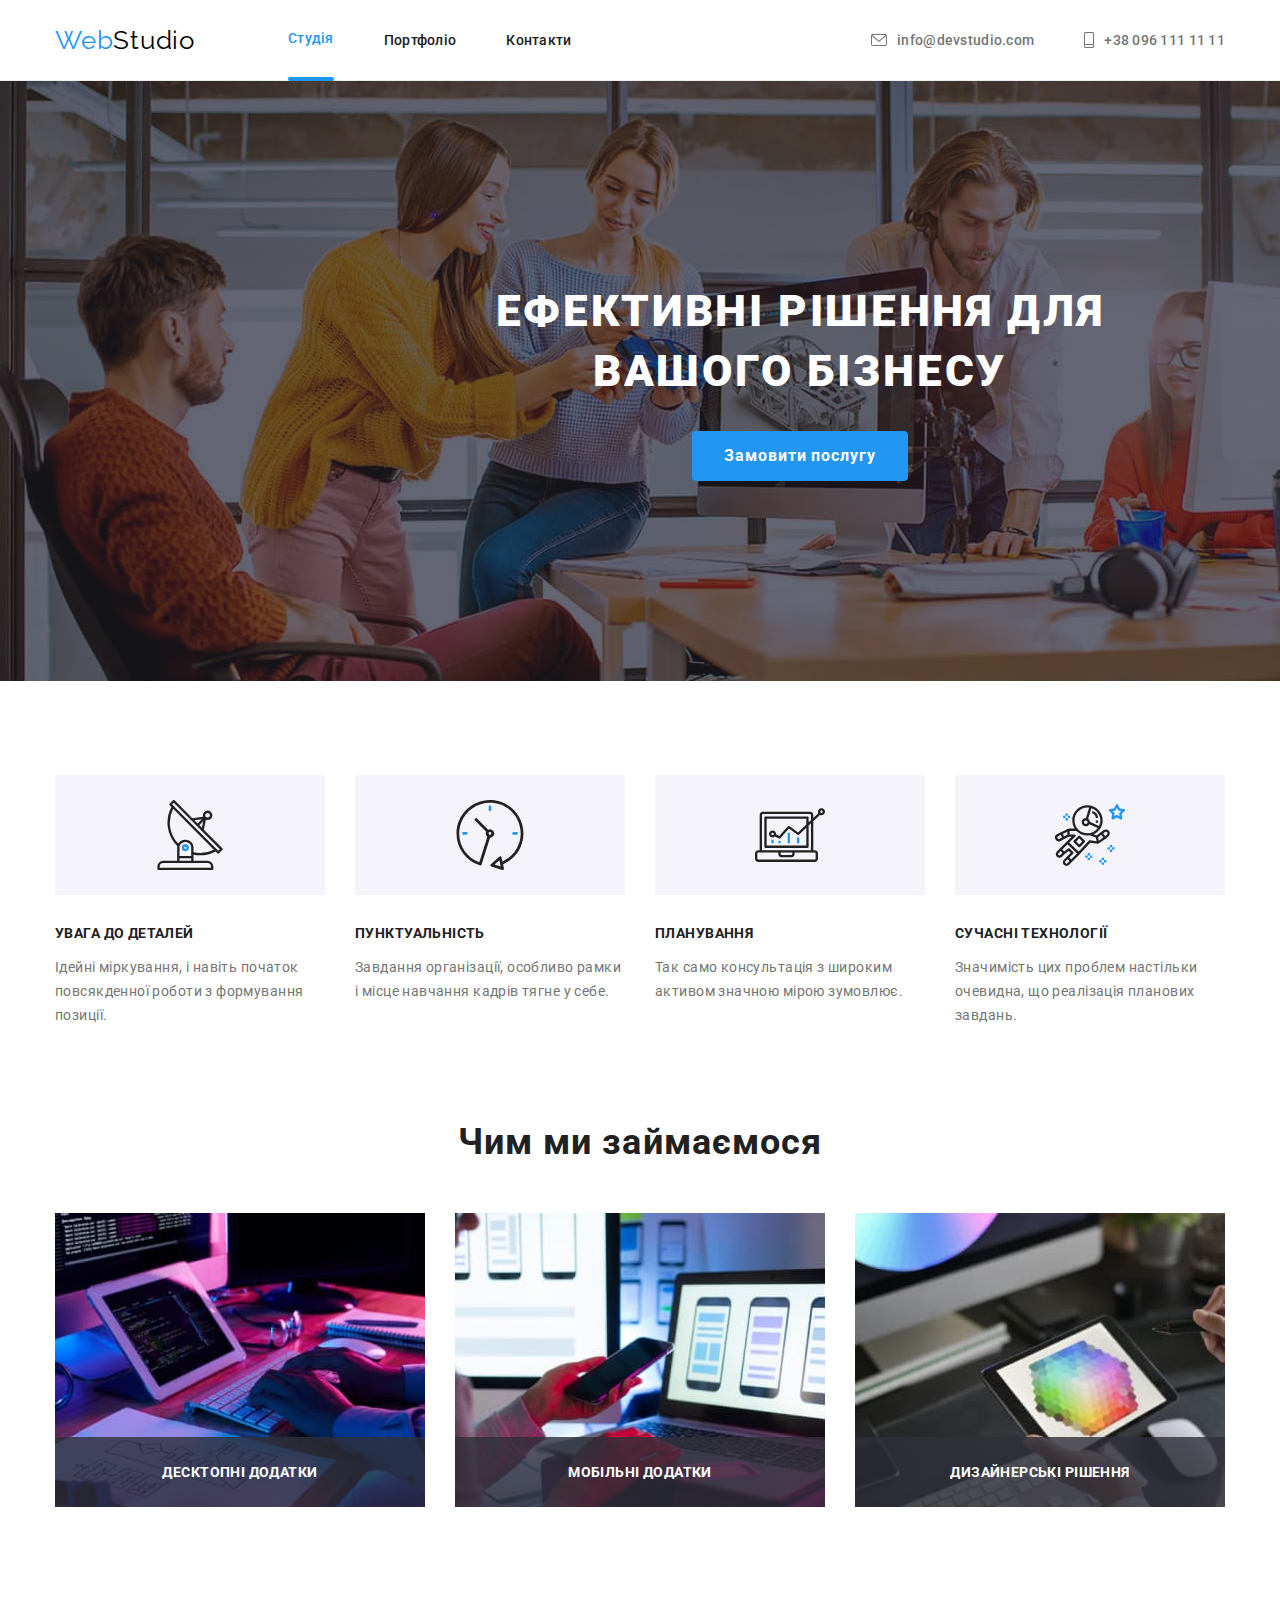
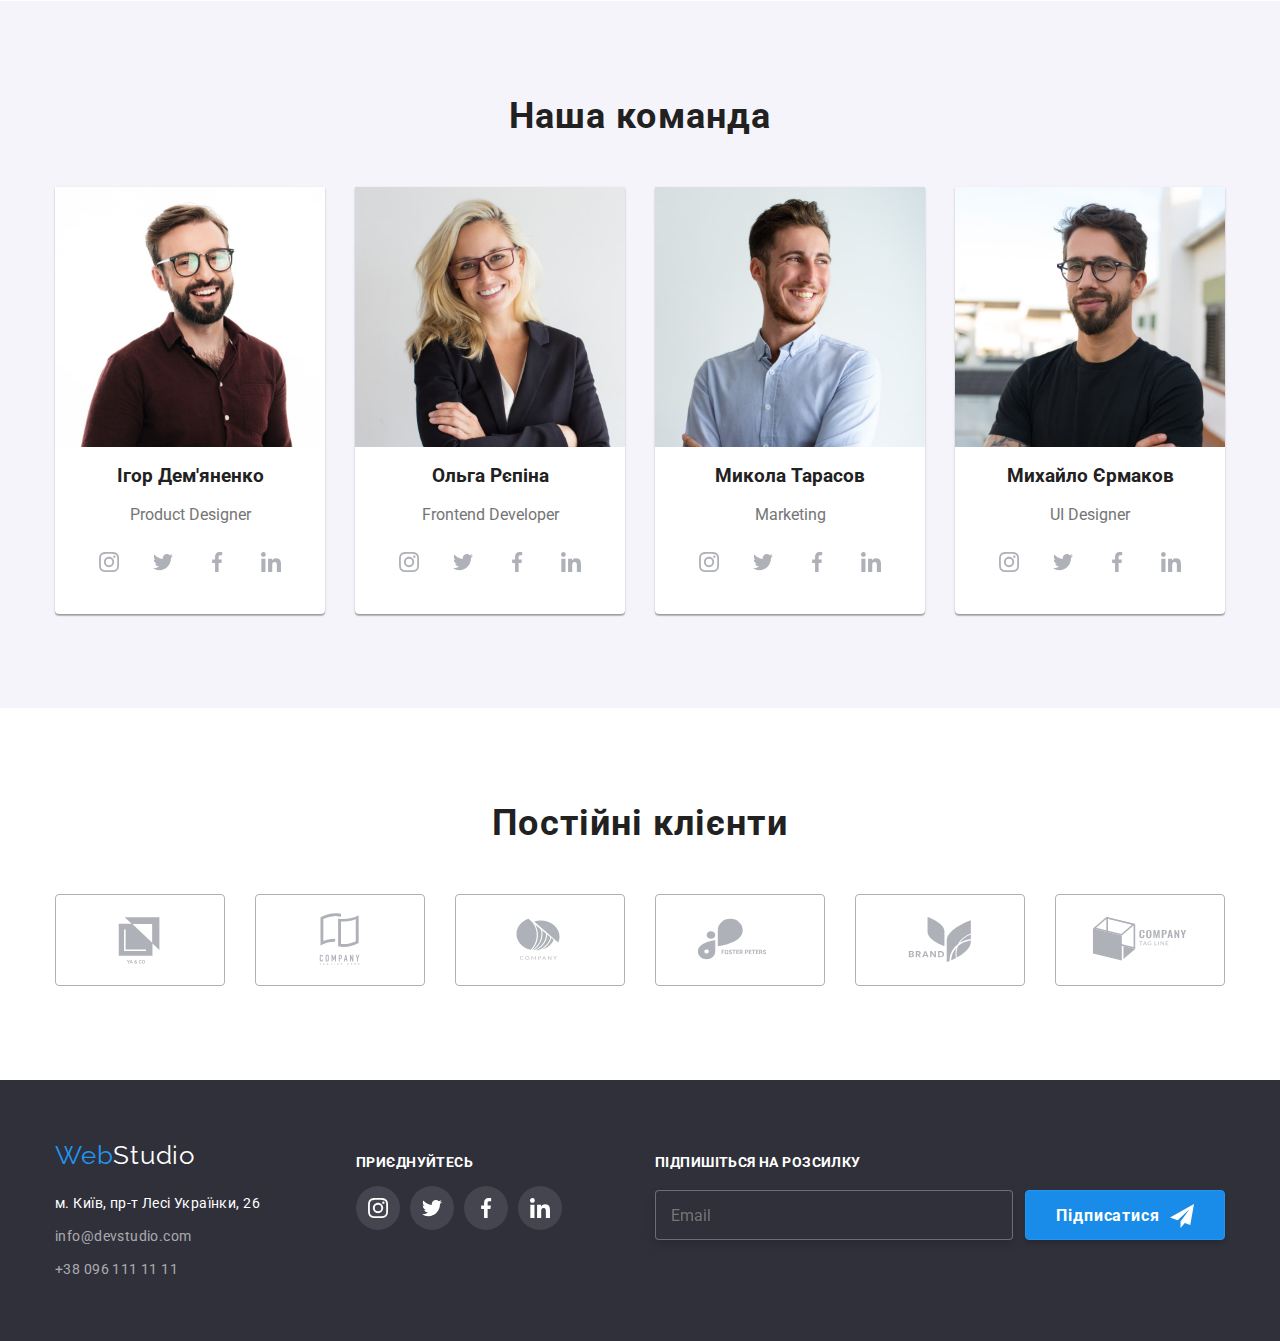
<file: index.html>
<!DOCTYPE html>
<html lang="en">
  <head>
    <meta charset="UTF-8" />
    <meta http-equiv="X-UA-Compatible" content="IE=edge" />
    <meta name="viewport" content="width=device-width, initial-scale=1.0" />
    <title>WebStudio</title>
    <link rel="stylesheet" href="./css/modern-normalize.css" />
    <link rel="stylesheet" href="./css/main.min.css" />
    <link rel="preconnect" href="https://fonts.googleapis.com" />
    <link rel="preconnect" href="https://fonts.gstatic.com" crossorigin />
    <link
      href="https://fonts.googleapis.com/css2?family=Montserrat:wght@400;700&family=Raleway:wght@700&family=Roboto:wght@400;500;700;900&display=swap"
      rel="stylesheet"
    />
  </head>
  <body>
    <!-- Шапка -->

    <header class="page_header">
      <div class="container page-header__container-header">
        <div class="page-header__logo logo">
          <a class="logo__studio-text decoration-link" href="./index.html">
            <span class="logo__text-web">Web</span>Studio</a
          >
        </div>
        <nav class="header-nav">
          <ul class="header-nav__list-nav decoration-point">
            <li class="header-nav__item">
              <a class="header-nav__link decoration-link current" href="./index.html">Студія</a>
            </li>
            <li class="header-nav__item">
              <a class="header-nav__link decoration-link" href="./portfolio.html">Портфоліо</a>
            </li>
            <li class="header-nav__item">
              <a class="header-nav__link decoration-link" href="">Контакти</a>
            </li>
          </ul>
        </nav>
        <ul class="list-contact decoration-point">
          <li class="list-contact__item">
            <a class="list-contact__link decoration-link" href="mailto:info@devstudio.com">
              <svg class="list-contact__icon-mail">
                <use href="./images/icons.svg#icon-envelope"></use>
              </svg>
              info@devstudio.com</a
            >
          </li>
          <li class="list-contact__item">
            <a class="list-contact__link decoration-link" href="tel:+380961111111">
              <svg class="list-contact__icon-smartphone">
                <use href="./images/icons.svg#icon-smartphone"></use>
              </svg>
              +38 096 111 11 11</a
            >
          </li>
        </ul>
      </div>
    </header>

    <!-- Контент -->

    <main>
      <!-- section hero -->
      <section class="section-hero">
        <div class="container section-hero__hero">
          <h1 class="section-hero__title-hero">
            ЕФЕКТИВНІ РІШЕННЯ ДЛЯ <br />
            ВАШОГО БІЗНЕСУ
          </h1>
          <button class="section-hero__button-hero" type="button" data-modal-open>
            Замовити послугу
          </button>
        </div>
      </section>

      <!-- section festures -->
      <section class="section-features">
        <div class="container">
          <h2 class="hiden">Особливості</h2>
          <ul class="list-features decoration-point">
            <li class="list-features__item">
              <div class="list-features__icon-position">
                <svg class="list-features__icon-antenna" width="70" height="70">
                  <use href="./images/icons.svg#icon-antenna"></use>
                </svg>
              </div>
              <h3 class="list-features__title-features">УВАГА ДО ДЕТАЛЕЙ</h3>
              <p class="list-features__paragraph-features">
                Ідейні міркування, і навіть початок повсякденної роботи з формування позиції.
              </p>
            </li>
            <li class="list-features__item">
              <div class="list-features__icon-position">
                <svg class="list-features__icon-clock" width="70" height="70">
                  <use href="./images/icons.svg#icon-clock"></use>
                </svg>
              </div>
              <h3 class="list-features__title-features">ПУНКТУАЛЬНІСТЬ</h3>
              <p class="list-features__paragraph-features">
                Завдання організації, особливо рамки і місце навчання кадрів тягне у себе.
              </p>
            </li>
            <li class="list-features__item">
              <div class="list-features__icon-position">
                <svg class="list-features__icon-diagram" width="70" height="70">
                  <use href="./images/icons.svg#icon-diagram"></use>
                </svg>
              </div>
              <h3 class="list-features__title-features">ПЛАНУВАННЯ</h3>
              <p class="list-features__paragraph-features">
                Так само консультація з широким активом значною мірою зумовлює.
              </p>
            </li>
            <li class="list-features__item">
              <div class="list-features__icon-position">
                <svg class="list-features__icon-astronaut" width="70" height="70">
                  <use href="./images/icons.svg#icon-astronaut"></use>
                </svg>
              </div>
              <h3 class="list-features__title-features">СУЧАСНІ ТЕХНОЛОГІЇ</h3>
              <p class="list-features__paragraph-features">
                Значимість цих проблем настільки очевидна, що реалізація планових завдань.
              </p>
            </li>
          </ul>
        </div>
      </section>

      <!-- section works -->
      <section class="section-works">
        <div class="container">
          <h2 class="title">Чим ми займаємося</h2>
          <ul class="section-works__list-works decoration-point">
            <li class="section-works__item-works">
              <img src="./img/writing-code.jpg" alt="написання коду" width="370" />
              <div class="section-works__thumb"><p>Десктопні додатки</p></div>
            </li>
            <li class="section-works__item-works">
              <img src="./img/design.jpg" alt="дизайн" />
              <div class="section-works__thumb"><p>Мобільні додатки</p></div>
            </li>
            <li class="section-works__item-works">
              <img src="./img/color-choice.jpg" alt="вибір кольору" />
              <div class="section-works__thumb"><p>Дизайнерські рішення</p></div>
            </li>
          </ul>
        </div>
      </section>

      <!-- section team -->
      <section class="section-team">
        <div class="container">
          <h2 class="title">Наша команда</h2>
          <ul class="section-team__list-team decoration-point">
            <li class="section-team__item-team">
              <img src="./img/Ihor-Demyanenko.jpg" alt="Ігор Дем'яненко" width="270" />
              <h3 class="section-team__title-team">Ігор Дем'яненко</h3>
              <p class="section-team__paragraph-team">Product Designer</p>
              <ul class="section-team__team-contacts decoration-point">
                <li class="">
                  <a class="section-team__icon-size" href="">
                    <svg class="section-team__icon-instagram" width="20" height="20">
                      <use href="./images/icons.svg#icon-instagram"></use>
                    </svg>
                  </a>
                </li>
                <li>
                  <a class="section-team__icon-size" href="">
                    <svg class="section-team__icon-twitter" width="20" height="20">
                      <use href="./images/icons.svg#icon-twitter"></use>
                    </svg>
                  </a>
                </li>
                <li>
                  <a class="section-team__icon-size" href="">
                    <svg class="section-team__icon-facebook" width="20" height="20">
                      <use href="./images/icons.svg#icon-facebook"></use>
                    </svg>
                  </a>
                </li>
                <li>
                  <a class="section-team__icon-size" href="">
                    <svg class="section-team__icon-linkedin" width="20" height="20">
                      <use href="./images/icons.svg#icon-linkedin"></use>
                    </svg>
                  </a>
                </li>
              </ul>
            </li>
            <li class="section-team__item-team">
              <img src="./img/Olga-Repina.jpg" alt="Ольга Рєпіна" width="270" />
              <h3 class="section-team__title-team">Ольга Рєпіна</h3>
              <p class="section-team__paragraph-team">Frontend Developer</p>
              <ul class="section-team__team-contacts decoration-point">
                <li>
                  <a class="section-team__icon-size" href="">
                    <svg class="section-team__icon-instagram" width="20" height="20">
                      <use href="./images/icons.svg#icon-instagram"></use>
                    </svg>
                  </a>
                </li>
                <li>
                  <a class="section-team__icon-size" href="">
                    <svg class="section-team__icon-twitter" width="20" height="20">
                      <use href="./images/icons.svg#icon-twitter"></use>
                    </svg>
                  </a>
                </li>
                <li>
                  <a class="section-team__icon-size" href="">
                    <svg class="section-team__icon-facebook" width="20" height="20">
                      <use href="./images/icons.svg#icon-facebook"></use>
                    </svg>
                  </a>
                </li>
                <li>
                  <a class="section-team__icon-size" href="">
                    <svg class="section-team__icon-linkedin" width="20" height="20">
                      <use href="./images/icons.svg#icon-linkedin"></use>
                    </svg>
                  </a>
                </li>
              </ul>
            </li>
            <li class="section-team__item-team">
              <img src="./img/Mykola-Tarasov.jpg" alt="Микола Тарасов" width="270" />
              <h3 class="section-team__title-team">Микола Тарасов</h3>
              <p class="section-team__paragraph-team">Marketing</p>
              <ul class="section-team__team-contacts decoration-point">
                <li>
                  <a class="section-team__icon-size" href="">
                    <svg class="section-team__icon-instagram" width="20" height="20">
                      <use href="./images/icons.svg#icon-instagram"></use>
                    </svg>
                  </a>
                </li>
                <li>
                  <a class="section-team__icon-size" href="">
                    <svg class="section-team__icon-twitter" width="20" height="20">
                      <use href="./images/icons.svg#icon-twitter"></use>
                    </svg>
                  </a>
                </li>
                <li>
                  <a class="section-team__icon-size" href="">
                    <svg class="section-team__icon-facebook" width="20" height="20">
                      <use href="./images/icons.svg#icon-facebook"></use>
                    </svg>
                  </a>
                </li>
                <li>
                  <a class="section-team__icon-size" href="">
                    <svg class="section-team__icon-linkedin" width="20" height="20">
                      <use href="./images/icons.svg#icon-linkedin"></use>
                    </svg>
                  </a>
                </li>
              </ul>
            </li>
            <li class="section-team__item-team">
              <img src="./img/Mykhailo-Yermakov.jpg" alt="Михайло Єрмаков" width="270" />
              <h3 class="section-team__title-team">Михайло Єрмаков</h3>
              <p class="section-team__paragraph-team">UI Designer</p>
              <ul class="section-team__team-contacts decoration-point">
                <li>
                  <a class="section-team__icon-size" href="">
                    <svg class="section-team__icon-instagram" width="20" height="20">
                      <use href="./images/icons.svg#icon-instagram"></use>
                    </svg>
                  </a>
                </li>
                <li>
                  <a class="section-team__icon-size" href="">
                    <svg class="section-team__icon-twitter" width="20" height="20">
                      <use href="./images/icons.svg#icon-twitter"></use>
                    </svg>
                  </a>
                </li>
                <li>
                  <a class="section-team__icon-size" href="">
                    <svg class="section-team__icon-facebook" width="20" height="20">
                      <use href="./images/icons.svg#icon-facebook"></use>
                    </svg>
                  </a>
                </li>
                <li>
                  <a class="section-team__icon-size" href="">
                    <svg class="section-team__icon-linkedin" width="20" height="20">
                      <use href="./images/icons.svg#icon-linkedin"></use>
                    </svg>
                  </a>
                </li>
              </ul>
            </li>
          </ul>
        </div>
      </section>

      <!-- SECTION COMPANY -->

      <section class="section-company">
        <div class="container">
          <h2 class="title">Постійні клієнти</h2>
          <ul class="companies decoration-point">
            <li>
              <a class="companies__icon-styles" href="">
                <svg class="companies__icon-ya--co" width="106" height="60">
                  <use href="./images/icons.svg#icon-ya--co"></use>
                </svg>
              </a>
            </li>
            <li>
              <a class="companies__icon-styles" href="">
                <svg class="companies__icon-company-tagline-here" width="106" height="60">
                  <use href="./images/icons.svg#icon-company-tagline-here"></use>
                </svg>
              </a>
            </li>
            <li>
              <a class="companies__icon-styles" href="">
                <svg class="companies__icon-company" width="106" height="60">
                  <use href="./images/icons.svg#icon-company"></use>
                </svg>
              </a>
            </li>
            <li>
              <a class="companies__icon-styles" href="">
                <svg class="companies__icon-fosters-peters" width="106" height="60">
                  <use href="./images/icons.svg#icon-fosters-peters"></use>
                </svg>
              </a>
            </li>
            <li>
              <a class="companies__icon-styles" href="">
                <svg class="companies__icon-brand" width="106" height="60">
                  <use href="./images/icons.svg#icon-brand"></use>
                </svg>
              </a>
            </li>
            <li>
              <a class="companies__icon-styles" href="">
                <svg class="companies__icon-company-tagline" width="106" height="60">
                  <use href="./images/icons.svg#icon-company-tagline"></use>
                </svg>
              </a>
            </li>
          </ul>
        </div>
      </section>
      <!-- модальне вікно -->

      <div class="backdrop is-hidden" data-modal>
        <div class="modal">
          <button class="modal__close-button" data-modal-close>
            <svg class="modal__button" width="18" height="18">
              <use href="./images/icons.svg#icon-close"></use>
            </svg>
          </button>

          <form class="form">
            <p class="form__text">Залиште свої дані, ми вам передзвонимо</p>

            <div class="form__item-form">
              <label class="form__label" for="name">Ім'я</label>
              <input
                class="form__item-input"
                type="text"
                name="name"
                id="name"
                placeholder=""
                autofocus
              />
              <span class="form__icon">
                <svg class="form__modal-icon" width="18" height="18">
                  <use href="./images/icons.svg#icon-person-black"></use>
                </svg>
              </span>
            </div>

            <div class="form__item-form">
              <label class="form__label" for="tel">Телефон</label>
              <span class="form__icon">
                <svg class="form__modal-icon" width="18" height="18">
                  <use href="./images/icons.svg#icon-phone-black"></use>
                </svg>
              </span>
              <input class="form__item-input" type="tel" name="phone" id="tel" placeholder="" />
            </div>

            <div class="form__item-form">
              <label class="form__label" for="email">Пошта</label>
              <span class="form__icon">
                <svg class="form__modal-icon" width="18" height="18">
                  <use href="./images/icons.svg#icon-email-black"></use>
                </svg>
              </span>
              <input class="form__item-input" type="email" name="email" id="email" placeholder="" />
            </div>

            <div class="form__item-form form__comment-input">
              <label class="form__comment" for="comment">Залиште коментар</label>
              <textarea
                class="form__comment-text"
                name="comment"
                id="comment"
                rows="5"
                placeholder="Коментар..."
              ></textarea>
            </div>

            <label class="form__item-form form__policy-form"
              >Погоджуюся з розсилкою та приймаю &nbsp; <a class="form__link-policy" href=""> Умови договору</a>
              <input class="form__checkbox" type="checkbox" name="policy" />
              <span class="form__icon-policy"></span>
            </label>

            <button class="form__modal-button" type="submit">Відравити</button>
          </form>
        </div>
      </div>

      <!-- скріпт модального вікна -->

      <script src="./js/modal.js"></script>
    </main>

    <!-- Підвал -->

    <footer>
      <div class="set-footer">
        <div class="container set-footer__container-footer">
          <div class="logo-address">
            <div class="logo-address__logo-footer">
              <a class="studio-logo-footer decoration-link" href="./index.html">
                <span class="studio-logo-footer__web-logo">Web</span>Studio</a
              >
            </div>
            <address>
              <ul class="list-contact-address decoration-point">
                <li class="list-contact-address__styles-link">
                  <a
                    class="list-contact-address__link-address list-contact-address__style-address decoration-link"
                    href="https://goo.gl/maps/E6FotYMbGwr5JEnZ7"
                    target="_blank"
                    rel="noopener nofollow noreferrer"
                    >м. Київ, пр-т Лесі Українки, 26</a
                  >
                </li>
                <li class="list-contact-address__styles-link">
                  <a
                    class="list-contact-address__contact-link-address list-contact-address__style-address decoration-link"
                    href="mailto:info@devstudio.com"
                    >info@devstudio.com</a
                  >
                </li>
                <li class="list-contact-address__styles-link">
                  <a
                    class="list-contact-address__contact-link-address list-contact-address__style-address decoration-link"
                    href="tel:+380961111111"
                    >+38 096 111 11 11</a
                  >
                </li>
              </ul>
            </address>
          </div>

          <!-- CONTACT-LINK -->

          <div class="footer-contacts-link">
            <p class="footer-contacts-link__title">ПРИЄДНУЙТЕСЬ</p>
            <ul class="footer-contacts-link__style-contacts-link decoration-point">
              <li>
                <a class="footer-contacts-link__icon-size footer-contacts-link__icon-size-footer" href="">
                  <svg class="footer-contacts-link__icon-instagram" width="20" height="20">
                    <use href="./images/icons.svg#icon-instagram"></use>
                  </svg>
                </a>
              </li>
              <li>
                <a class="footer-contacts-link__icon-size footer-contacts-link__icon-size-footer" href="">
                  <svg class="footer-contacts-link__icon-twitter" width="20" height="20">
                    <use href="./images/icons.svg#icon-twitter"></use>
                  </svg>
                </a>
              </li>
              <li>
                <a class="footer-contacts-link__icon-size footer-contacts-link__icon-size-footer" href="">
                  <svg class="footer-contacts-link__icon-facebook" width="20" height="20">
                    <use href="./images/icons.svg#icon-facebook"></use>
                  </svg>
                </a>
              </li>
              <li>
                <a class="footer-contacts-link__icon-size footer-contacts-link__icon-size-footer" href="">
                  <svg class="footer-contacts-link__icon-linkedin" width="20" height="20">
                    <use href="./images/icons.svg#icon-linkedin"></use>
                  </svg>
                </a>
              </li>
            </ul>
          </div>
          
          <div class="mailing-list">
            <form>
              <p class="mailing-list__title">Підпишіться на розсилку</p>
              <div class="mailing-list__position-subscribe">
                <input class="mailing-list__item-input" type="email" name="email" id="mail" placeholder="Email" />
                <button class="mailing-list__subscribe" type="submit">
                  <span>Підписатися</span>
                  <svg class="mailing-list__icon-send" width="24" height="24">
                    <use href="./images/icons.svg#icon-send"></use>
                  </svg>
                </button>
              </div>
            </form>
          </div>
        </div>
      </div>
    </footer>
  </body>
</html>
</file>
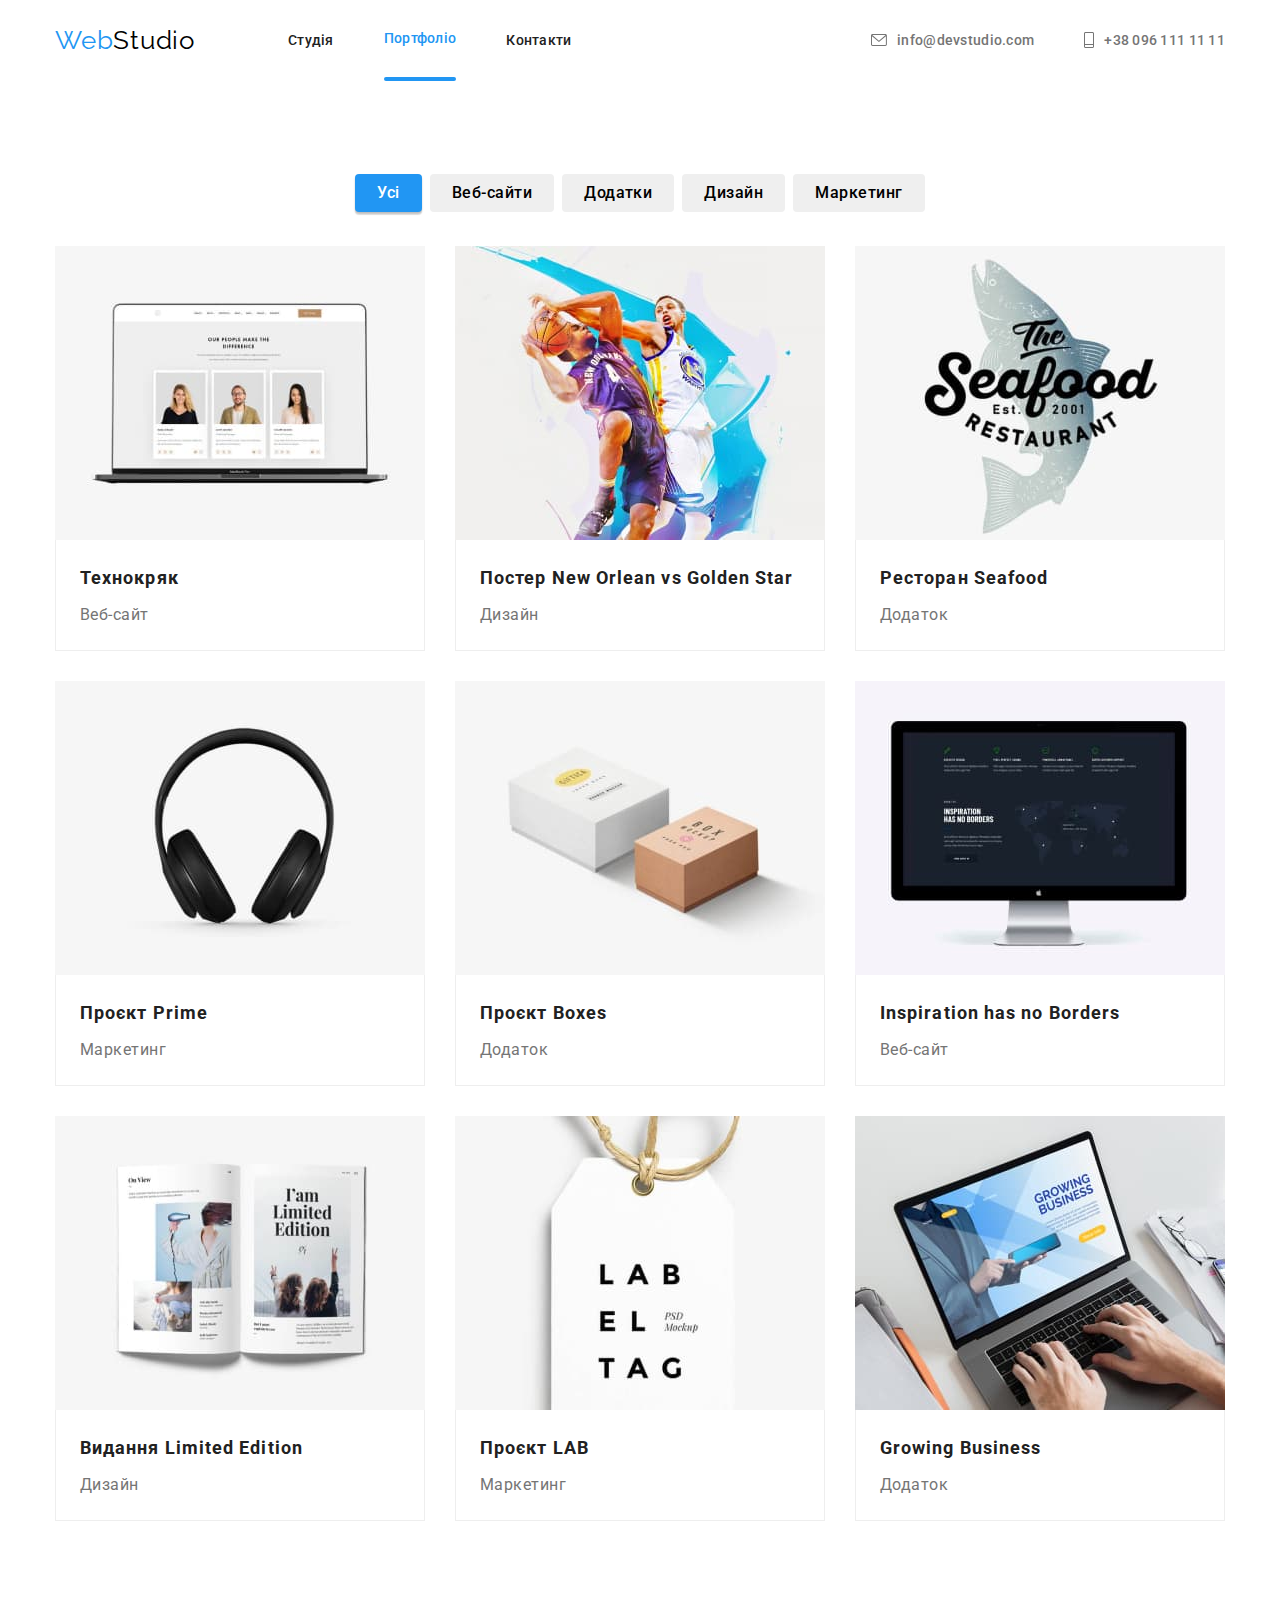
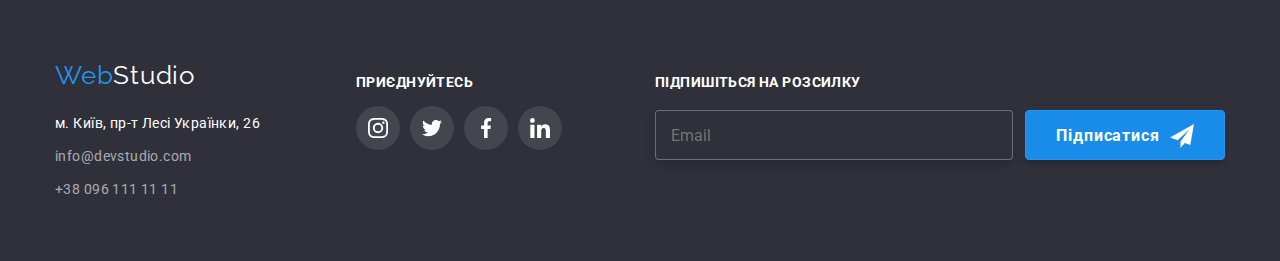
<file: portfolio.html>
<!DOCTYPE html>
<html lang="en">
  <head>
    <meta charset="UTF-8" />
    <meta http-equiv="X-UA-Compatible" content="IE=edge" />
    <meta name="viewport" content="width=device-width, initial-scale=1.0" />
    <title>Портфоліо</title>
    <link rel="stylesheet" href="./css/modern-normalize.css" />
    <link rel="stylesheet" href="./css/main.min.css" />
    <link rel="preconnect" href="https://fonts.googleapis.com" />
    <link rel="preconnect" href="https://fonts.gstatic.com" crossorigin />
    <link
      href="https://fonts.googleapis.com/css2?family=Montserrat:wght@400;700&family=Raleway:wght@700&family=Roboto:wght@400;500;700;900&display=swap"
      rel="stylesheet"
    />
  </head>
  <body>
    <!-- шапка -->

    <header class="page__header">
      <div class="container page-header__container-header">
        <div class="page-header__logo logo">
          <a class="logo__studio-text decoration-link" href="./index.html">
            <span class="logo__text-web">Web</span>Studio</a
          >
        </div>
        <nav class="header-nav">
          <ul class="header-nav__list-nav decoration-point">
            <li class="header-nav__item">
              <a class="header-nav__link decoration-link" href="./index.html">Студія</a>
            </li>
            <li class="header-nav__item">
              <a class="header-nav__link decoration-link current" href="./portfolio.html">Портфоліо</a>
            </li>
            <li class="header-nav__item">
              <a class="header-nav__link decoration-link" href="">Контакти</a>
            </li>
          </ul>
        </nav>
        <ul class="list-contact decoration-point">
          <li class="list-contact__item">
            <a class="list-contact__link decoration-link" href="mailto:info@devstudio.com">
              <svg class="list-contact__icon-mail">
                <use href="./images/icons.svg#icon-envelope"></use>
              </svg>
              info@devstudio.com</a
            >
          </li>
          <li class="list-contact__item">
            <a class="list-contact__link decoration-link" href="tel:+380961111111">
              <svg class="list-contact__icon-smartphone">
                <use href="./images/icons.svg#icon-smartphone"></use>
              </svg>
              +38 096 111 11 11</a
            >
          </li>
        </ul>
      </div>
    </header>

    <!-- контент -->
    <main>
      <section class="section-portfolio">
        <div class="container">
          <h1 class="hiden">Портфоліо</h1>
          <ul class="section-portfolio__list-filter-portfolio decoration-point">
            <li class="section-portfolio__button-filter">
              <button class="section-portfolio__item-button item-one" type="button">Усі</button>
            </li>
            <li class="section-portfolio__button-filter">
              <button class="section-portfolio__item-button" type="button">Веб-сайти</button>
            </li>
            <li class="section-portfolio__button-filter">
              <button class="section-portfolio__item-button" type="button">Додатки</button>
            </li>
            <li class="section-portfolio__button-filter">
              <button class="section-portfolio__item-button" type="button">Дизайн</button>
            </li>
            <li class="section-portfolio__button-filter">
              <button class="section-portfolio__item-button" type="button">Маркетинг</button>
            </li>
          </ul>
          <ul class="list-portfolio decoration-point">
            <li class="list-portfolio__item-portfolio">
              <a class="list-portfolio__link-shadow decoration-link" href="">
                <div class="list-portfolio__card-overlay">
                  <img
                    src="./img/notebook.jpg"
                    alt="poster with the image of basketball players"
                    height="294"
                    width="370"
                  />
                  <div class="list-portfolio__overlay-link">
                    <p class="list-portfolio__text">
                      Ресурс пропонує комплексні пропозиції з різним рівнем функціоналу та сервісів.
                      Все це дозволить відвідувачу отримати вичерпні відомості про компанію чи
                      приватну особу.
                    </p>
                  </div>
                </div>
                <div class="list-portfolio__card-discription">
                  <h2 class="list-portfolio__title-portfolio">Технокряк</h2>
                  <p class="list-portfolio__paragraph-portfolio">Веб-сайт</p>
                </div>
              </a>
            </li>
            <li class="list-portfolio__item-portfolio">
              <a class="list-portfolio__link-shadow decoration-link" href="">
                <div class="list-portfolio__card-overlay">
                  <img
                    src="./img/basketball-players.jpg"
                    alt="poster with the image of basketball players"
                    height="294"
                    width="370"
                  />
                  <div class="list-portfolio__overlay-link">
                    <p class="list-portfolio__text">
                      Lorem ipsum dolor sit, amet consectetur adipisicing elit. Saepe numquam quas
                      quis repellat fuga vitae doloribus impedit excepturi repellendus, doloremque
                      fugit at, ullam incidunt, dolores voluptatem quos deserunt similique? Sint.
                    </p>
                  </div>
                </div>
                <div class="list-portfolio__card-discription">
                  <h2 class="list-portfolio__title-portfolio">Постер New Orlean vs Golden Star</h2>
                  <p class="list-portfolio__paragraph-portfolio">Дизайн</p>
                </div>
              </a>
            </li>
            <li class="list-portfolio__item-portfolio">
              <a class="list-portfolio__link-shadow decoration-link" href="">
                <div class="list-portfolio__card-overlay">
                  <img
                    src="./img/logotype-the-seafood.jpg"
                    alt="poster with the image of basketball players"
                    height="294"
                    width="370"
                  />
                  <div class="list-portfolio__overlay-link">
                    <p class="list-portfolio__text">
                      Lorem ipsum dolor sit, amet consectetur adipisicing elit. Saepe numquam quas
                      quis repellat fuga vitae doloribus impedit excepturi repellendus, doloremque
                      fugit at, ullam incidunt, dolores voluptatem quos deserunt similique? Sint.
                    </p>
                  </div>
                </div>
                <div class="list-portfolio__card-discription">
                  <h2 class="list-portfolio__title-portfolio">Ресторан Seafood</h2>
                  <p class="list-portfolio__paragraph-portfolio">Додаток</p>
                </div>
              </a>
            </li>
            <li class="list-portfolio__item-portfolio">
              <a class="list-portfolio__link-shadow decoration-link" href="">
                <div class="list-portfolio__card-overlay">
                  <img
                    src="./img/headphone.jpg"
                    alt="poster with the image of basketball players"
                    height="294"
                    width="370"
                  />
                  <div class="list-portfolio__overlay-link">
                    <p class="list-portfolio__text">
                      Lorem ipsum dolor sit amet consectetur adipisicing elit. Ex, facere aspernatur
                      eligendi repudiandae, necessitatibus, libero fuga qui dicta rerum cupiditate
                      vero corporis at explicabo mollitia minima consequuntur sunt odit ducimus!
                    </p>
                  </div>
                </div>
                <div class="list-portfolio__card-discription">
                  <h2 class="list-portfolio__title-portfolio">Проєкт Prime</h2>
                  <p class="list-portfolio__paragraph-portfolio">Маркетинг</p>
                </div>
              </a>
            </li>
            <li class="list-portfolio__item-portfolio">
              <a class="list-portfolio__link-shadow decoration-link" href="">
                <div class="list-portfolio__card-overlay">
                  <img
                    src="./img/two-box.jpg"
                    alt="poster with the image of basketball players"
                    height="294"
                    width="370"
                  />
                  <div class="list-portfolio__overlay-link">
                    <p class="list-portfolio__text">
                      Lorem ipsum, dolor sit amet consectetur adipisicing elit. Rem reiciendis quo
                      commodi autem magnam, tempora vel sunt omnis, repellendus, quibusdam
                      voluptates. Eaque maiores, magni non facere harum consequatur tempora ullam?
                    </p>
                  </div>
                </div>
                <div class="list-portfolio__card-discription">
                  <h2 class="list-portfolio__title-portfolio">Проєкт Boxes</h2>
                  <p class="list-portfolio__paragraph-portfolio">Додаток</p>
                </div>
              </a>
            </li>
            <li class="list-portfolio__item-portfolio">
              <a class="list-portfolio__link-shadow decoration-link" href="">
                <div class="list-portfolio__card-overlay">
                  <img
                    src="./img/monitor.jpg"
                    alt="poster with the image of basketball players"
                    height="294"
                    width="370"
                  />
                  <div class="list-portfolio__overlay-link">
                    <p class="list-portfolio__text">
                      Lorem ipsum dolor sit amet consectetur adipisicing elit. Ut sapiente itaque a
                      ipsam quam quis corrupti odit reiciendis libero omnis veritatis voluptatum
                      quod hic, error distinctio vero autem, architecto nulla?
                    </p>
                  </div>
                </div>
                <div class="list-portfolio__card-discription">
                  <h2 class="list-portfolio__title-portfolio">Inspiration has no Borders</h2>
                  <p class="list-portfolio__paragraph-portfolio">Веб-сайт</p>
                </div>
              </a>
            </li>
            <li class="list-portfolio__item-portfolio">
              <a class="list-portfolio__link-shadow decoration-link" href="">
                <div class="list-portfolio__card-overlay">
                  <img
                    src="./img/book.jpg"
                    alt="poster with the image of basketball players"
                    height="294"
                    width="370"
                  />
                  <div class="list-portfolio__overlay-link">
                    <p class="list-portfolio__text">
                      Lorem, ipsum dolor sit amet consectetur adipisicing elit. Non, consequatur in
                      eaque distinctio sequi animi at tempore unde quas voluptates optio obcaecati
                      ipsa magnam illo labore corrupti ea soluta ex.
                    </p>
                  </div>
                </div>
                <div class="list-portfolio__card-discription">
                  <h2 class="list-portfolio__title-portfolio">Видання Limited Edition</h2>
                  <p class="list-portfolio__paragraph-portfolio">Дизайн</p>
                </div>
              </a>
            </li>
            <li class="list-portfolio__item-portfolio">
              <a class="list-portfolio__link-shadow decoration-link" href="">
                <div class="list-portfolio__card-overlay">
                  <img
                    src="./img/label.jpg"
                    alt="poster with the image of basketball players"
                    height="294"
                    width="370"
                  />
                  <div class="list-portfolio__overlay-link">
                    <p class="list-portfolio__text">
                      Lorem ipsum dolor sit, amet consectetur adipisicing elit. Saepe numquam quas
                      quis repellat fuga vitae doloribus impedit excepturi repellendus, doloremque
                      fugit at, ullam incidunt, dolores voluptatem quos deserunt similique? Sint.
                    </p>
                  </div>
                </div>
                <div class="list-portfolio__card-discription">
                  <h2 class="list-portfolio__title-portfolio">Проєкт LAB</h2>
                  <p class="list-portfolio__paragraph-portfolio">Маркетинг</p>
                </div>
              </a>
            </li>
            <li class="list-portfolio__item-portfolio">
              <a class="list-portfolio__link-shadow decoration-link" href="">
                <div class="list-portfolio__card-overlay">
                  <img
                    src="./img/laptop.jpg"
                    alt="poster with the image of basketball players"
                    height="294"
                    width="370"
                  />
                  <div class="list-portfolio__overlay-link">
                    <p class="list-portfolio__text">
                      Lorem ipsum dolor sit, amet consectetur adipisicing elit. Saepe numquam quas
                      quis repellat fuga vitae doloribus impedit excepturi repellendus, doloremque
                      fugit at, ullam incidunt, dolores voluptatem quos deserunt similique? Sint.
                    </p>
                  </div>
                </div>
                <div class="list-portfolio__card-discription">
                  <h2 class="list-portfolio__title-portfolio">Growing Business</h2>
                  <p class="list-portfolio__paragraph-portfolio">Додаток</p>
                </div>
              </a>
            </li>
          </ul>
        </div>
      </section>
    </main>

    <!-- Підвал -->

    <footer>
      <div class="set-footer">
        <div class="container set-footer__container-footer">
          <div class="logo-address">
            <div class="logo-address__logo-footer">
              <a class="studio-logo-footer decoration-link" href="./index.html">
                <span class="studio-logo-footer__web-logo">Web</span>Studio</a
              >
            </div>
            <address>
              <ul class="list-contact-address decoration-point">
                <li class="list-contact-address__styles-link">
                  <a
                    class="list-contact-address__link-address list-contact-address__style-address decoration-link"
                    href="https://goo.gl/maps/E6FotYMbGwr5JEnZ7"
                    target="_blank"
                    rel="noopener nofollow noreferrer"
                    >м. Київ, пр-т Лесі Українки, 26</a
                  >
                </li>
                <li class="list-contact-address__styles-link">
                  <a
                    class="list-contact-address__contact-link-address list-contact-address__style-address decoration-link"
                    href="mailto:info@devstudio.com"
                    >info@devstudio.com</a
                  >
                </li>
                <li class="list-contact-address__styles-link">
                  <a
                    class="list-contact-address__contact-link-address list-contact-address__style-address decoration-link"
                    href="tel:+380961111111"
                    >+38 096 111 11 11</a
                  >
                </li>
              </ul>
            </address>
          </div>

          <!-- CONTACT-LINK -->

          <div class="footer-contacts-link">
            <p class="footer-contacts-link__title">ПРИЄДНУЙТЕСЬ</p>
            <ul class="footer-contacts-link__style-contacts-link decoration-point">
              <li>
                <a
                  class="footer-contacts-link__icon-size footer-contacts-link__icon-size-footer"
                  href=""
                >
                  <svg class="footer-contacts-link__icon-instagram" width="20" height="20">
                    <use href="./images/icons.svg#icon-instagram"></use>
                  </svg>
                </a>
              </li>
              <li>
                <a
                  class="footer-contacts-link__icon-size footer-contacts-link__icon-size-footer"
                  href=""
                >
                  <svg class="footer-contacts-link__icon-twitter" width="20" height="20">
                    <use href="./images/icons.svg#icon-twitter"></use>
                  </svg>
                </a>
              </li>
              <li>
                <a
                  class="footer-contacts-link__icon-size footer-contacts-link__icon-size-footer"
                  href=""
                >
                  <svg class="footer-contacts-link__icon-facebook" width="20" height="20">
                    <use href="./images/icons.svg#icon-facebook"></use>
                  </svg>
                </a>
              </li>
              <li>
                <a
                  class="footer-contacts-link__icon-size footer-contacts-link__icon-size-footer"
                  href=""
                >
                  <svg class="footer-contacts-link__icon-linkedin" width="20" height="20">
                    <use href="./images/icons.svg#icon-linkedin"></use>
                  </svg>
                </a>
              </li>
            </ul>
          </div>

          <div class="mailing-list">
            <form>
              <p class="mailing-list__title">Підпишіться на розсилку</p>
              <div class="mailing-list__position-subscribe">
                <input
                  class="mailing-list__item-input"
                  type="email"
                  name="email"
                  id="mail"
                  placeholder="Email"
                />
                <button class="mailing-list__subscribe" type="submit">
                  <span>Підписатися</span>
                  <svg class="mailing-list__icon-send" width="24" height="24">
                    <use href="./images/icons.svg#icon-send"></use>
                  </svg>
                </button>
              </div>
            </form>
          </div>
        </div>
      </div>
    </footer>
  </body>
</html>
</file>
<file: css/main.min.css>
body{font-family:"roboto","montserrat",sans-serif;color:var(--black-color)}img{display:block}.decoration-link{text-decoration:none;color:var(--black-color)}.decoration-point{list-style:none;padding:0}.conteiner-header-footer{margin:0 auto}.container{width:1200px;padding-left:15px;padding-right:15px;margin-left:auto;margin-right:auto}.current::after{content:"";display:block;position:relative;height:4px;border-radius:2px;background-color:#2196f3;bottom:-31px}.current{color:#2196f3}.hiden{position:absolute;width:1px;height:1px;margin:-1px;border:0;padding:0;white-space:nowrap;-webkit-clip-path:inset(100%);clip-path:inset(100%);clip:rect(0 0 0 0);overflow:hidden}.page_header{border-bottom:1px solid #ececec}.page-header__container-header{display:-webkit-box;display:-ms-flexbox;display:flex;-webkit-box-align:center;-ms-flex-align:center;align-items:center}.logo{margin-right:93px}.logo__studio-text{font-family:"raleway",sans-serif;font-size:26px;line-height:1.1923076923;letter-spacing:.03em;-webkit-box-sizing:border-box;box-sizing:border-box;-webkit-box-align:center;-ms-flex-align:center;align-items:center;padding-top:24px;padding-bottom:25px}.logo__text-web{color:#2196f3}.header-nav{font-weight:500;font-size:14px;line-height:1.1428571429;letter-spacing:.02em;color:#212121}.header-nav .header-nav__list-nav{display:-webkit-box;display:-ms-flexbox;display:flex;-webkit-box-pack:center;-ms-flex-pack:center;justify-content:center;-webkit-box-align:center;-ms-flex-align:center;align-items:center;margin:0}.header-nav__item:not(:last-child){margin-right:50px}.header-nav__link{-webkit-transition:color 250ms cubic-bezier(0.4, 0, 0.2, 1);transition:color 250ms cubic-bezier(0.4, 0, 0.2, 1);-webkit-box-pack:center;-ms-flex-pack:center;justify-content:center;padding-top:32px;padding-bottom:32px;cursor:pointer;-webkit-box-align:center;-ms-flex-align:center;align-items:center}.header-nav__link:hover,.header-nav__link:focus{color:#2196f3}.header-nav__link:active{color:#757575}.list-contact{font-weight:500;font-size:14px;line-height:1.1428571429;letter-spacing:.02em;color:#212121;display:-webkit-box;display:-ms-flexbox;display:flex;margin-left:auto;margin-top:0;margin-bottom:0;color:#757575}.list-contact__item:not(:last-child){margin-right:50px}.list-contact__link{display:-webkit-box;display:-ms-flexbox;display:flex;-webkit-box-pack:center;-ms-flex-pack:center;justify-content:center;padding-top:32px;padding-bottom:32px;cursor:pointer;-webkit-box-align:center;-ms-flex-align:center;align-items:center;color:#757575}.list-contact__link{color:#757575;-webkit-transition:color 250ms cubic-bezier(0.4, 0, 0.2, 1);transition:color 250ms cubic-bezier(0.4, 0, 0.2, 1)}.list-contact__link:hover,.list-contact__link:focus{color:#2196f3}.list-contact__link:active{color:#757575}.list-contact__icon-mail{display:inline;width:16px;height:12px;fill:currentColor;margin-right:10px}.list-contact__icon-smartphone{width:10px;height:16px;fill:currentColor;margin-right:10px}.section-hero__hero{background-color:#2f303a;padding-top:200px;padding-bottom:200px;width:1600px;margin:0 auto;background-image:-webkit-gradient(linear, left top, left bottom, from(rgba(47, 48, 58, 0.4)), to(rgba(47, 48, 58, 0.4))),url("../img/hero.jpg");background-image:linear-gradient(rgba(47, 48, 58, 0.4), rgba(47, 48, 58, 0.4)),url("../img/hero.jpg")}.section-hero__title-hero{font-weight:900;font-size:44px;line-height:1.3636363636;text-align:center;letter-spacing:.06em;text-transform:uppercase;color:#fff;margin:0 auto;margin-bottom:30px}.section-hero__button-hero{color:#fff;background-color:#2196f3;font-weight:700;font-size:16px;line-height:1.875;letter-spacing:.06em;padding:10px 32px;border:0;border-radius:4px;display:-webkit-box;display:-ms-flexbox;display:flex;margin:auto;cursor:pointer;-webkit-transition:color 250ms cubic-bezier(0.4, 0, 0.2, 1),background-color 250ms cubic-bezier(0.4, 0, 0.2, 1);transition:color 250ms cubic-bezier(0.4, 0, 0.2, 1),background-color 250ms cubic-bezier(0.4, 0, 0.2, 1)}.section-hero__button-hero:hover,.section-hero__button-hero:focus{color:#000;background-color:#fff}.title{font-size:36px;line-height:1.1666666667;text-align:center;letter-spacing:.03em;margin-top:0;margin-bottom:50px;color:#212121}.section-features{padding-top:94px}.list-features{display:-webkit-box;display:-ms-flexbox;display:flex;-webkit-box-pack:center;-ms-flex-pack:center;justify-content:center;gap:30px;margin-top:0;margin-bottom:0}.list-features__item{width:270px;padding:0}.list-features__title-features{font-size:14px;line-height:1.1428571429;letter-spacing:.03em;text-transform:uppercase;color:#212121;margin-top:30px}.list-features__paragraph-features{font-size:14px;line-height:1.7142857143;letter-spacing:.03em;color:#757575;margin-top:0;margin-bottom:0}.list-features__list-features{display:-webkit-box;display:-ms-flexbox;display:flex;-webkit-box-pack:center;-ms-flex-pack:center;justify-content:center;gap:30px;margin-top:0;margin-bottom:0}.list-features__icon-position{display:-webkit-box;display:-ms-flexbox;display:flex;-webkit-box-pack:center;-ms-flex-pack:center;justify-content:center;-webkit-box-align:center;-ms-flex-align:center;align-items:center;width:270px;height:120px;background-color:#f5f4fa}.section-works{padding-top:94px;padding-bottom:94px}.section-works__list-works{height:294px;display:-webkit-box;display:-ms-flexbox;display:flex;-webkit-box-pack:center;-ms-flex-pack:center;justify-content:center;margin-top:0;margin-bottom:0}.section-works__item-works{position:relative}.section-works__thumb{display:-webkit-box;display:-ms-flexbox;display:flex;-webkit-box-align:center;-ms-flex-align:center;align-items:center;-webkit-box-pack:center;-ms-flex-pack:center;justify-content:center;position:absolute;bottom:0;width:370px;height:70px;color:#fff;background-color:rgba(47,48,58,.8);font-weight:700;font-size:14px;line-height:1.1428571429;text-align:center;letter-spacing:.03em;text-transform:uppercase}.section-works__item-works:not(:first-child){margin-left:30px}.section-team{padding-top:94px;padding-bottom:94px;background-color:#f5f4fa;color:#212121}.section-team__list-team{display:-webkit-box;display:-ms-flexbox;display:flex;-webkit-box-pack:center;-ms-flex-pack:center;justify-content:center;margin-top:0;margin-bottom:0}.section-team__item-team{display:block;text-align:center;margin:15px;margin-top:0;margin-bottom:0;-webkit-box-shadow:0px 1px 3px rgba(0,0,0,.12),0px 1px 1px rgba(0,0,0,.14),0px 2px 1px rgba(0,0,0,.2);box-shadow:0px 1px 3px rgba(0,0,0,.12),0px 1px 1px rgba(0,0,0,.14),0px 2px 1px rgba(0,0,0,.2);border-radius:0px 0px 4px 4px;background-color:#fff}.section-team__paragraph-team{color:#757575}.section-team__team-contacts{display:-webkit-inline-box;display:-ms-inline-flexbox;display:inline-flex;gap:10px;margin-bottom:30px}.section-team__icon-size{display:-webkit-inline-box;display:-ms-inline-flexbox;display:inline-flex;-webkit-box-pack:center;-ms-flex-pack:center;justify-content:center;-webkit-box-align:center;-ms-flex-align:center;align-items:center;width:44px;height:44px;fill:#afb1b8;border-radius:50%;-webkit-transition:fill 250ms cubic-bezier(0.4, 0, 0.2, 1),background-color 250ms cubic-bezier(0.4, 0, 0.2, 1);transition:fill 250ms cubic-bezier(0.4, 0, 0.2, 1),background-color 250ms cubic-bezier(0.4, 0, 0.2, 1)}.section-team__icon-size:hover,.section-team__icon-size:focus{background-color:#2196f3;fill:#fff}.section-company{padding-top:94px;padding-bottom:94px;text-align:center}.companies{display:-webkit-box;display:-ms-flexbox;display:flex;-webkit-box-pack:center;-ms-flex-pack:center;justify-content:center;gap:30px;margin:0}.companies .companies__icon-styles{display:-webkit-inline-box;display:-ms-inline-flexbox;display:inline-flex;-webkit-box-pack:center;-ms-flex-pack:center;justify-content:center;-webkit-box-align:center;-ms-flex-align:center;align-items:center;width:170px;height:92px;border:1px solid #afb1b8;border-radius:4px;fill:#afb1b8;-webkit-transition:fill 250ms cubic-bezier(0.4, 0, 0.2, 1),border 250ms cubic-bezier(0.4, 0, 0.2, 1);transition:fill 250ms cubic-bezier(0.4, 0, 0.2, 1),border 250ms cubic-bezier(0.4, 0, 0.2, 1)}.companies .companies__icon-styles:hover,.companies .companies__icon-styles:focus{border:1px solid #2196f3;fill:#2196f3}.backdrop{position:fixed;top:0;left:0;width:100%;height:100%;background-color:rgba(0,0,0,.2);opacity:1;-webkit-transition:opacity 250ms cubic-bezier(0.4, 0, 0.2, 1);transition:opacity 250ms cubic-bezier(0.4, 0, 0.2, 1)}.backdrop.is-hidden{opacity:0;pointer-events:none;visibility:visible}.backdrop.backdrop.is-hidden .modal{-webkit-transform:translate(-50%, -50%) scale(0.9);transform:translate(-50%, -50%) scale(0.9)}.modal{position:absolute;top:50%;left:50%;height:581px;width:528px;padding:40px;background-color:#fff;border-radius:4px;-webkit-box-shadow:0px 1px 3px rgba(0,0,0,.12),0px 1px 1px rgba(0,0,0,.14),0px 2px 1px rgba(0,0,0,.2);box-shadow:0px 1px 3px rgba(0,0,0,.12),0px 1px 1px rgba(0,0,0,.14),0px 2px 1px rgba(0,0,0,.2);-webkit-transform:translate(-50%, -50%) scale(1);transform:translate(-50%, -50%) scale(1);-webkit-transition:-webkit-transform 250ms cubic-bezier(0.4, 0, 0.2, 1);transition:-webkit-transform 250ms cubic-bezier(0.4, 0, 0.2, 1);transition:transform 250ms cubic-bezier(0.4, 0, 0.2, 1);transition:transform 250ms cubic-bezier(0.4, 0, 0.2, 1), -webkit-transform 250ms cubic-bezier(0.4, 0, 0.2, 1)}.modal .modal__close-button{display:-webkit-box;display:-ms-flexbox;display:flex;-webkit-box-pack:center;-ms-flex-pack:center;justify-content:center;-webkit-box-align:center;-ms-flex-align:center;align-items:center;position:absolute;top:8px;left:490px;border:1px solid #757575;height:30px;width:30px;border-radius:50%;padding-top:6px;padding-bottom:6px;cursor:pointer;background-color:#fff;-webkit-transition:fill 250ms cubic-bezier(0.4, 0, 0.2, 1),border-color 250ms cubic-bezier(0.4, 0, 0.2, 1);transition:fill 250ms cubic-bezier(0.4, 0, 0.2, 1),border-color 250ms cubic-bezier(0.4, 0, 0.2, 1)}.modal .modal__close-button:hover{fill:#2196f3;border-color:#2196f3}.form__text{font-weight:700;font-size:20px;line-height:1.15;text-align:center;letter-spacing:.03em;margin-top:0;margin-bottom:12px}.form__item-form{position:relative;margin-bottom:10px;font-size:12px;line-height:1.1666666667;letter-spacing:.01em;color:#757575}.form__item-input{margin-top:4px}.form__label{margin-top:4px}.form__comment-input{margin-bottom:20px}.form__comment-text{margin-top:4px;outline:none;resize:none;height:135px;width:444px;padding:16px;border:1px solid rgba(33,33,33,.2);border-radius:4px}.form__item-input{height:40px;width:444px;padding-left:42px;border:1px solid rgba(33,33,33,.2);border-radius:4px;-webkit-transition:border 250ms cubic-bezier(0.4, 0, 0.2, 1),fill 250ms cubic-bezier(0.4, 0, 0.2, 1);transition:border 250ms cubic-bezier(0.4, 0, 0.2, 1),fill 250ms cubic-bezier(0.4, 0, 0.2, 1);outline:none}.form__icon{position:absolute;top:50%;left:12px;-webkit-transition:fill 250ms cubic-bezier(0.4, 0, 0.2, 1);transition:fill 250ms cubic-bezier(0.4, 0, 0.2, 1)}.form__policy-form{font-size:14px;line-height:1.7142857143;letter-spacing:.03em;text-align:center;margin-bottom:30px;height:9px;position:relative;display:-webkit-box;display:-ms-flexbox;display:flex;-webkit-box-pack:center;-ms-flex-pack:center;justify-content:center;-webkit-box-align:center;-ms-flex-align:center;align-items:center}.form__link-policy{color:#2196f3}.form__checkbox{-webkit-appearance:none;-moz-appearance:none;appearance:none;position:absolute}.form__icon-policy{position:absolute;width:15px;height:15px;left:2%;border-radius:4px;border:2px solid #000;background-color:#fff}.form__checkbox:checked+.form__icon-policy{border-radius:4px;border:2px solid #2196f3;background-repeat:no-repeat;background-position:center;background-color:#2196f3;background-image:url(../images/check.svg);background-size:contain;background-origin:border-box}.form__comment-text{-webkit-transition:border 250ms cubic-bezier(0.4, 0, 0.2, 1);transition:border 250ms cubic-bezier(0.4, 0, 0.2, 1)}.form__item-form:focus-within .form__icon{fill:#2196f3}.form__item-input:hover,.form__item-input:focus{fill:#2196f3;border:1px solid #2196f3}.form__item-form:hover .form__icon,.form__item-form:focus .form__icon{fill:#2196f3}.form__item-input:focus-within{border:1px solid #2196f3}.form__comment-text:focus-within{border:1px solid #2196f3;border-radius:4px}.form__comment-text:hover,.form__comment-text:focus{border:1px solid #2196f3}.form__modal-button{width:200px;height:50px;padding-top:10px;padding-bottom:10px;padding-left:52px;padding-right:52px;margin-left:123px;margin-right:123px;cursor:pointer;background-color:#2196f3;border:1px solid #2196f3;border-radius:4px;-webkit-box-shadow:0px 4px 4px rgba(0,0,0,.15);box-shadow:0px 4px 4px rgba(0,0,0,.15);color:#fff;-webkit-transition:color 250ms cubic-bezier(0.4, 0, 0.2, 1),background-color 250ms cubic-bezier(0.4, 0, 0.2, 1),border 250ms cubic-bezier(0.4, 0, 0.2, 1),-webkit-box-shadow 250ms cubic-bezier(0.4, 0, 0.2, 1);transition:color 250ms cubic-bezier(0.4, 0, 0.2, 1),background-color 250ms cubic-bezier(0.4, 0, 0.2, 1),border 250ms cubic-bezier(0.4, 0, 0.2, 1),-webkit-box-shadow 250ms cubic-bezier(0.4, 0, 0.2, 1);transition:color 250ms cubic-bezier(0.4, 0, 0.2, 1),background-color 250ms cubic-bezier(0.4, 0, 0.2, 1),box-shadow 250ms cubic-bezier(0.4, 0, 0.2, 1),border 250ms cubic-bezier(0.4, 0, 0.2, 1);transition:color 250ms cubic-bezier(0.4, 0, 0.2, 1),background-color 250ms cubic-bezier(0.4, 0, 0.2, 1),box-shadow 250ms cubic-bezier(0.4, 0, 0.2, 1),border 250ms cubic-bezier(0.4, 0, 0.2, 1),-webkit-box-shadow 250ms cubic-bezier(0.4, 0, 0.2, 1);font-weight:700;font-size:16px;line-height:1.875;letter-spacing:.06em}.form__modal-button:hover,.form__modal-button:focus{background-color:#188ce8;-webkit-box-shadow:0px 4px 4px rgba(0,0,0,.15);box-shadow:0px 4px 4px rgba(0,0,0,.15);border:1px solid #188ce8}.modal-button:active{color:#a7a7a7;background-color:#0073b5}.section-portfolio{padding-top:94px;padding-bottom:94px}.section-portfolio__item-button{font-weight:500;font-size:16px;line-height:1.625;text-align:center;letter-spacing:.03em}.section-portfolio__list-filter-portfolio{display:-webkit-box;display:-ms-flexbox;display:flex;-webkit-box-pack:center;-ms-flex-pack:center;justify-content:center;margin:0;margin-bottom:34px}.section-portfolio__item-button{padding:6px 22px;border-radius:4px;border:0;cursor:pointer;-webkit-transition:color 250ms cubic-bezier(0.4, 0, 0.2, 1),background-color 250ms cubic-bezier(0.4, 0, 0.2, 1),-webkit-box-shadow 250ms cubic-bezier(0.4, 0, 0.2, 1);transition:color 250ms cubic-bezier(0.4, 0, 0.2, 1),background-color 250ms cubic-bezier(0.4, 0, 0.2, 1),-webkit-box-shadow 250ms cubic-bezier(0.4, 0, 0.2, 1);transition:box-shadow 250ms cubic-bezier(0.4, 0, 0.2, 1),color 250ms cubic-bezier(0.4, 0, 0.2, 1),background-color 250ms cubic-bezier(0.4, 0, 0.2, 1);transition:box-shadow 250ms cubic-bezier(0.4, 0, 0.2, 1),color 250ms cubic-bezier(0.4, 0, 0.2, 1),background-color 250ms cubic-bezier(0.4, 0, 0.2, 1),-webkit-box-shadow 250ms cubic-bezier(0.4, 0, 0.2, 1)}.section-portfolio__button-filter:not(:last-child){margin-right:8px}.section-portfolio__item-button:focus,.section-portfolio__item-button:hover{background-color:#2196f3;color:#fff;-webkit-box-shadow:0px 3px 1px rgba(0,0,0,.1),0px 1px 2px rgba(0,0,0,.08),0px 2px 2px rgba(0,0,0,.12);box-shadow:0px 3px 1px rgba(0,0,0,.1),0px 1px 2px rgba(0,0,0,.08),0px 2px 2px rgba(0,0,0,.12)}.section-portfolio__item-button:active{color:#a7a7a7;background-color:#0086d4}.item-one{background-color:#2196f3;color:#fff;-webkit-box-shadow:0px 3px 1px rgba(0,0,0,.1),0px 1px 2px rgba(0,0,0,.08),0px 2px 2px rgba(0,0,0,.12);box-shadow:0px 3px 1px rgba(0,0,0,.1),0px 1px 2px rgba(0,0,0,.08),0px 2px 2px rgba(0,0,0,.12)}.list-portfolio{display:-webkit-box;display:-ms-flexbox;display:flex;-ms-flex-wrap:wrap;flex-wrap:wrap;margin-top:0;margin-bottom:0;margin:-15px}.list-portfolio__title-portfolio{margin-top:0;margin-bottom:0;color:#212121}.list-portfolio__paragraph-portfolio{margin-top:4px;margin-bottom:0}.list-portfolio__card-discription{padding-left:24px;padding-top:20px;padding-bottom:20px;border:1px solid #eee;border-top:inherit}.list-portfolio__item-portfolio{width:370px;margin:15px}.list-portfolio__title-portfolio{font-size:18px;line-height:2;letter-spacing:.06em}.list-portfolio__paragraph-portfolio{font-size:16px;line-height:1.875;letter-spacing:.03em;color:#757575}.list-portfolio__link-shadow{display:inline-block}.list-portfolio__item-portfolio:nth-last-child(-n+3){margin-bottom:0}.list-portfolio__item-portfolio:nth-child(3n){margin-right:0px}.list-portfolio__item-portfolio:nth-last-child(-n+3){margin-bottom:0}.list-portfolio__link-shadow:hover,.list-portfolio__link-shadow:focus{-webkit-box-shadow:0px 1px 1px rgba(0,0,0,.12),0px 4px 4px rgba(0,0,0,.06),1px 4px 16px rgba(0,0,0,.16);box-shadow:0px 1px 1px rgba(0,0,0,.12),0px 4px 4px rgba(0,0,0,.06),1px 4px 16px rgba(0,0,0,.16)}.list-portfolio__card-overlay{position:relative;overflow:hidden}.list-portfolio__text{padding:63px 24px 63px 24px;margin:0}.list-portfolio__overlay-link{position:absolute;width:370px;height:294px;background-color:rgba(33,150,243,.9);-webkit-transform:translateY(0);transform:translateY(0);-webkit-transition:-webkit-transform 250ms cubic-bezier(0.4, 0, 0.2, 1);transition:-webkit-transform 250ms cubic-bezier(0.4, 0, 0.2, 1);transition:transform 250ms cubic-bezier(0.4, 0, 0.2, 1);transition:transform 250ms cubic-bezier(0.4, 0, 0.2, 1), -webkit-transform 250ms cubic-bezier(0.4, 0, 0.2, 1);font-weight:400;font-size:18px;line-height:1.5555555556;letter-spacing:.03em;color:#fff}.list-portfolio__link-shadow:hover .list-portfolio__overlay-link,.list-portfolio__link-shadow:focus .list-portfolio__overlay-link{-webkit-transform:translateY(-100%);transform:translateY(-100%)}.list-portfolio__link-shadow{-webkit-transition:-webkit-box-shadow 250ms cubic-bezier(0.4, 0, 0.2, 1);transition:-webkit-box-shadow 250ms cubic-bezier(0.4, 0, 0.2, 1);transition:box-shadow 250ms cubic-bezier(0.4, 0, 0.2, 1);transition:box-shadow 250ms cubic-bezier(0.4, 0, 0.2, 1), -webkit-box-shadow 250ms cubic-bezier(0.4, 0, 0.2, 1)}.discription-link{display:block}.set-footer{background-color:#2f303a;padding-top:60px;padding-bottom:60px}.set-footer__container-footer{display:-webkit-box;display:-ms-flexbox;display:flex}.logo-address{margin-right:70px;width:231px}.logo-address__logo-footer{font-family:"raleway",sans-serif;font-size:26px;display:-webkit-box;display:-ms-flexbox;display:flex;line-height:1.1923076923;letter-spacing:.03em;margin-right:auto;margin-bottom:20px}.studio-logo-footer{color:#fff}.studio-logo-footer__web-logo{color:#2196f3}.list-contact-address{font-style:normal;margin-top:0;margin-bottom:0;font-size:14px;line-height:1.7142857143;letter-spacing:.03em}.list-contact-address__styles-link:not(:last-child){margin-bottom:9px}.list-contact-address__style-address:hover,.list-contact-address__style-address:focus{color:#2196f3}.list-contact-address__style-address{-webkit-transition:color 250ms cubic-bezier(0.4, 0, 0.2, 1);transition:color 250ms cubic-bezier(0.4, 0, 0.2, 1)}.list-contact-address__link-address{color:#fff;-webkit-transition:color 250ms cubic-bezier(0.4, 0, 0.2, 1);transition:color 250ms cubic-bezier(0.4, 0, 0.2, 1)}.list-contact-address__contact-link-address{color:rgba(255,255,255,.6)}.footer-contacts-link{color:var(--white-color);margin-right:93px;padding-top:14px}.footer-contacts-link__title{font-weight:700;font-size:14px;line-height:1.1428571429;letter-spacing:.03em;text-transform:uppercase;margin-top:0;color:#fff}.footer-contacts-link__icon-size-footer{display:-webkit-inline-box;display:-ms-inline-flexbox;display:inline-flex;-webkit-box-pack:center;-ms-flex-pack:center;justify-content:center;-webkit-box-align:center;-ms-flex-align:center;align-items:center;width:44px;height:44px;fill:#fff;border-radius:50%;-webkit-transition:fill 250ms cubic-bezier(0.4, 0, 0.2, 1),background-color 250ms cubic-bezier(0.4, 0, 0.2, 1);transition:fill 250ms cubic-bezier(0.4, 0, 0.2, 1),background-color 250ms cubic-bezier(0.4, 0, 0.2, 1);background-color:rgba(255,255,255,.1)}.footer-contacts-link__style-contacts-link{display:-webkit-box;display:-ms-flexbox;display:flex;gap:10px}.footer-contacts-link__icon-size:hover,.footer-contacts-link__icon-size:focus{background-color:#2196f3;fill:#fff}.mailing-list{padding-top:14px}.mailing-list__title{font-weight:700;font-size:14px;line-height:1.1428571429;letter-spacing:.03em;text-transform:uppercase;color:#fff;margin-top:0;margin-bottom:20px}.mailing-list__position-subscribe{display:-webkit-box;display:-ms-flexbox;display:flex}.mailing-list__item-input{height:50px;width:358px;padding:15px;margin-right:12px;color:#fff;background-color:#2f303a;border:1px solid rgba(255,255,255,.3);border-radius:4px;-webkit-filter:drop-shadow(0px 4px 4px rgba(0, 0, 0, 0.15));filter:drop-shadow(0px 4px 4px rgba(0, 0, 0, 0.15));outline:none}.mailing-list__item-input:focus-within{border:1px solid rgba(255,255,255,.5)}.mailing-list__subscribe{width:200px;height:50px;padding-top:10px;padding-bottom:10px;padding-left:28px;padding-right:62px;cursor:pointer;fill:#fff;background-color:#188ce8;border:1px solid #2196f3;border-radius:4px;-webkit-box-shadow:0px 4px 4px rgba(0,0,0,.15);box-shadow:0px 4px 4px rgba(0,0,0,.15);color:#fff;-webkit-transition:background-color 250ms cubic-bezier(0.4, 0, 0.2, 1),color 250ms cubic-bezier(0.4, 0, 0.2, 1),fill 250ms cubic-bezier(0.4, 0, 0.2, 1),border 250ms cubic-bezier(0.4, 0, 0.2, 1);transition:background-color 250ms cubic-bezier(0.4, 0, 0.2, 1),color 250ms cubic-bezier(0.4, 0, 0.2, 1),fill 250ms cubic-bezier(0.4, 0, 0.2, 1),border 250ms cubic-bezier(0.4, 0, 0.2, 1);font-weight:700;font-size:16px;line-height:1.875;letter-spacing:.06em}.mailing-list__subscribe:hover,.mailing-list__subscribe:focus{background-color:#fff;color:#212121;fill:#212121;border:1px solid #fff}.mailing-list__icon-send{position:absolute;margin-top:3px;margin-left:10px}/*# sourceMappingURL=main.min.css.map */
</file>
